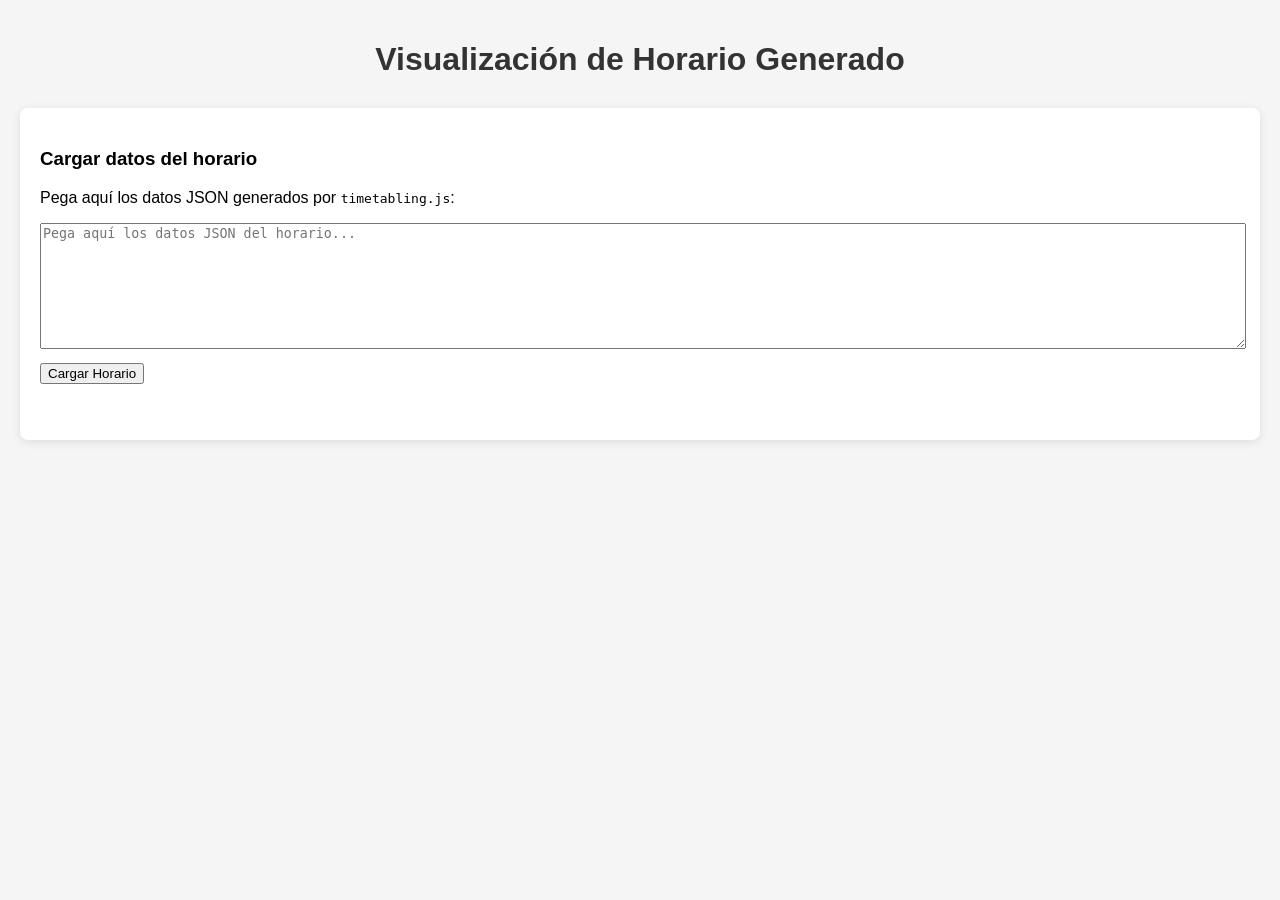
<file: visualizador.html>
<!DOCTYPE html>
<html lang="es">

<head>
    <meta charset="UTF-8">
    <meta name="viewport" content="width=device-width, initial-scale=1.0">
    <title>Visualización de Horario</title>
    <style>
        /* ... (Tu CSS existente va aquí) ... */
        body {
            font-family: Arial, sans-serif;
            margin: 0;
            padding: 20px;
            background-color: #f5f5f5;
        }

        h1 {
            text-align: center;
            color: #333;
            margin-bottom: 30px;
        }

        .timetable-container {
            max-width: 1400px;
            margin: 0 auto;
            background-color: white;
            border-radius: 8px;
            box-shadow: 0 2px 10px rgba(0, 0, 0, 0.1);
            padding: 20px;
            overflow-x: auto;
        }

        table {
            width: 100%;
            border-collapse: collapse;
            table-layout: fixed;
            /* Para que las celdas tengan ancho uniforme */
        }

        th,
        td {
            border: 1px solid #ddd;
            padding: 0;
            /* Quitar padding para que los divs llenen la celda */
            text-align: center;
            vertical-align: top;
            /* Alinear contenido arriba */
            height: 80px;
            /* Altura mínima para las celdas */
            position: relative;
            /* Para posicionar los divs si es necesario */
        }

        th {
            background-color: #f0f0f0;
            position: sticky;
            top: 0;
            z-index: 10;
            /* Asegurar que los encabezados estén encima */
        }

        .hour-cell {
            background-color: #f0f0f0;
            font-weight: bold;
            width: 80px;
            /* Ancho fijo para la columna de horas */
            position: sticky;
            left: 0;
            z-index: 5;
            /* Asegurar que la columna de horas esté encima */
        }

        .timetable-cell-content {
            padding: 5px;
            /* Padding interno para el contenido de la celda */
            height: 100%;
            overflow-y: auto;
            /* Scroll si hay muchas clases */
        }

        .class-block {
            /* Cambiado de class-cell a class-block */
            background-color: #e6f7ff;
            border-radius: 4px;
            margin-bottom: 3px;
            /* Espacio entre bloques */
            padding: 4px;
            font-size: 0.8em;
            /* Tamaño de fuente más pequeño */
            overflow: hidden;
            /* Evitar que el texto se salga */
            text-overflow: ellipsis;
            /* Puntos suspensivos si el texto es muy largo */
            border-left: 4px solid transparent;
            /* Borde por defecto */
            cursor: pointer;
            /* Indicar que se puede hacer clic */
            transition: background-color 0.2s;
        }

        .class-block:hover {
            background-color: #d9f0ff;
        }

        /* Clases para puntuación */
        .score-5 {
            border-left-color: #52c41a;
        }

        /* Verde */
        .score-4 {
            border-left-color: #1890ff;
        }

        /* Azul */
        .score-3,
        .score-2 {
            border-left-color: #faad14;
        }

        /* Naranja */
        .score-1,
        .score-0 {
            border-left-color: #f5222d;
        }

        /* Rojo */


        .computer-required {
            background-color: #f6ffed !important;
            /* Fondo distinto si requiere PC */
            border-top: 1px dashed #b7eb8f;
            /* Indicador visual sutil */
        }

        .computer-required:hover {
            background-color: #e9ffd1 !important;
        }


        .continuation {
            background-color: #f9f0ff !important;
            /* Fondo distinto para continuación */
            font-style: italic;
            color: #531dab;
            border-left-color: #d3adf7 !important;
            /* Borde morado para continuación */
        }

        .continuation:hover {
            background-color: #efdbff !important;
        }

        .filters {
            margin-bottom: 20px;
            display: flex;
            gap: 20px;
            flex-wrap: wrap;
        }

        select,
        input[type="text"] {
            /* Aplicar a text input también */
            padding: 8px;
            border-radius: 4px;
            border: 1px solid #ddd;
        }

        .legend {
            display: flex;
            gap: 20px;
            margin: 20px 0;
            flex-wrap: wrap;
        }

        .legend-item {
            display: flex;
            align-items: center;
            gap: 5px;
        }

        .legend-color {
            width: 20px;
            height: 20px;
            border-radius: 4px;
            border: 1px solid #ccc;
            /* Borde ligero para visibilidad */
        }

        /* Colores Leyenda (más precisos) */
        .perfect-color {
            background-color: #e6f7ff;
            border-left: 4px solid #52c41a;
        }

        .good-color {
            background-color: #e6f7ff;
            border-left: 4px solid #1890ff;
        }

        .medium-color {
            background-color: #e6f7ff;
            border-left: 4px solid #faad14;
        }

        .low-color {
            background-color: #e6f7ff;
            border-left: 4px solid #f5222d;
        }

        .computer-color {
            background-color: #f6ffed;
        }

        .continuation-color {
            background-color: #f9f0ff;
        }


        .metrics {
            margin: 20px 0;
            padding: 15px;
            background-color: #f9f9f9;
            border-radius: 4px;
        }

        .file-input {
            margin: 20px 0;
        }

        /* Clase para ocultar bloques filtrados */
        .hidden {
            display: none !important;
        }

        /* Tooltip */
        .tooltip {
            position: absolute;
            visibility: hidden;
            background-color: black;
            color: white;
            text-align: left;
            padding: 5px 8px;
            border-radius: 6px;
            z-index: 20;
            opacity: 0;
            transition: opacity 0.3s;
            font-size: 0.9em;
            white-space: pre-line;
            /* Para respetar saltos de línea */
        }

        .class-block:hover .tooltip {
            visibility: visible;
            opacity: 1;
        }
    </style>
</head>

<body>
    <h1>Visualización de Horario Generado</h1>

    <div class="timetable-container">
        <div class="file-input">
            <h3>Cargar datos del horario</h3>
            <p>Pega aquí los datos JSON generados por <code>timetabling.js</code>:</p>
            <textarea id="json-input" rows="8" style="width: 100%; margin-bottom: 10px;"
                placeholder="Pega aquí los datos JSON del horario..."></textarea>
            <button id="load-data">Cargar Horario</button>
        </div>

        <div id="filters-section" style="display: none;">
            <div class="filters">
                <div>
                    <label for="group-filter">Filtrar por Grupo:</label>
                    <select id="group-filter">
                        <option value="all">Todos</option>
                    </select>
                </div>
                <div>
                    <label for="professor-filter">Filtrar por Profesor:</label>
                    <select id="professor-filter">
                        <option value="all">Todos</option>
                    </select>
                </div>
                <div>
                    <label for="room-filter">Filtrar por Aula:</label>
                    <select id="room-filter">
                        <option value="all">Todas</option>
                    </select>
                </div>
                <div>
                    <label for="course-filter">Buscar Curso:</label>
                    <input type="text" id="course-filter" placeholder="Nombre del curso...">
                </div>
            </div>

            <div class="legend">
                <div class="legend-item">
                    <div class="legend-color score-5"></div><span>5 puntos</span>
                </div>
                <div class="legend-item">
                    <div class="legend-color score-4"></div><span>4 puntos</span>
                </div>
                <div class="legend-item">
                    <div class="legend-color score-3 medium-color"></div><span>2-3 puntos</span>
                </div>
                <div class="legend-item">
                    <div class="legend-color score-1 low-color"></div><span>0-1 puntos</span>
                </div>
                <div class="legend-item">
                    <div class="legend-color computer-color"></div><span>Requiere PC</span>
                </div>
                <div class="legend-item">
                    <div class="legend-color continuation-color"></div><span>Continuación</span>
                </div>
            </div>
        </div>


        <div id="timetable-display" style="overflow-x: auto;">
            <table id="timetable-table">
                <thead>
                    <tr id="timetable-header">
                    </tr>
                </thead>
                <tbody id="timetable-body">
                </tbody>
            </table>
        </div>
        <p id="error-message" style="color: red;"></p>
    </div>

    <script>
        const loadButton = document.getElementById('load-data');
        const jsonInput = document.getElementById('json-input');
        const timetableBody = document.getElementById('timetable-body');
        const timetableHeader = document.getElementById('timetable-header');
        const errorMessage = document.getElementById('error-message');
        const groupFilter = document.getElementById('group-filter');
        const professorFilter = document.getElementById('professor-filter');
        const roomFilter = document.getElementById('room-filter');
        const courseFilterInput = document.getElementById('course-filter');
        const filtersSection = document.getElementById('filters-section');

        let timetableData = null; // Para almacenar los datos cargados
        const uniqueGroups = new Set();
        const uniqueProfessors = new Set();
        const uniqueRooms = new Set();

        // Horas asumidas (podrían extraerse del JSON si fuera necesario)
        const HOURS_PER_DAY = 6; // 0 a 8
        const START_HOUR = 15; // Para mostrar la hora real

        loadButton.addEventListener('click', () => {
            const jsonText = jsonInput.value.trim();
            if (!jsonText) {
                showError("Por favor, pega los datos JSON en el área de texto.");
                return;
            }

            try {
                timetableData = JSON.parse(jsonText);
                errorMessage.textContent = ''; // Limpiar errores previos
                filtersSection.style.display = 'block'; // Mostrar filtros
                populateFiltersAndDisplayTable();

            } catch (error) {
                showError(`Error al procesar el JSON: ${error.message}. Asegúrate de que el formato sea correcto.`);
                timetableData = null;
                clearTableAndFilters();
                filtersSection.style.display = 'none'; // Ocultar filtros si hay error
            }
        });

        function showError(message) {
            errorMessage.textContent = message;
            console.error(message);
        }

        function clearTableAndFilters() {
            timetableHeader.innerHTML = '';
            timetableBody.innerHTML = '';
            groupFilter.innerHTML = '<option value="all">Todos</option>';
            professorFilter.innerHTML = '<option value="all">Todos</option>';
            roomFilter.innerHTML = '<option value="all">Todas</option>';
            courseFilterInput.value = '';
            uniqueGroups.clear();
            uniqueProfessors.clear();
            uniqueRooms.clear();
        }


        function populateFiltersAndDisplayTable() {
            clearTableAndFilters(); // Limpiar antes de poblar

            if (!timetableData) return;

            const days = Object.keys(timetableData);

            // --- Crear Cabecera de la tabla ---
            let headerHTML = '<th class="hour-cell">Hora</th>'; // Celda vacía para la esquina o para 'Hora'
            days.forEach(day => {
                headerHTML += `<th>${day}</th>`;
            });
            timetableHeader.innerHTML = headerHTML;

            // --- Crear Cuerpo de la tabla y Recolectar datos para filtros ---
            let bodyHTML = '';
            for (let hour = 0; hour < HOURS_PER_DAY; hour++) {
                const displayHour = hour + START_HOUR;
                bodyHTML += `<tr><td class="hour-cell">${displayHour}:00 - ${displayHour + 1}:00</td>`; // Celda de la hora

                days.forEach(day => {
                    bodyHTML += `<td data-day="${day}" data-hour="${hour}">`; // Añadir data-attributes
                    const slotData = timetableData[day]?.[hour] || [];
                    bodyHTML += '<div class="timetable-cell-content">'; // Contenedor interno para padding y scroll

                    slotData.forEach(item => {
                        // Recolectar datos para filtros (solo de entradas principales)
                        if (!item.continuation) {
                            uniqueProfessors.add(item.professor);
                            uniqueRooms.add(item.room);
                            // Separar grupos y añadirlos individualmente
                            item.groups.split(',').forEach(g => uniqueGroups.add(g.trim()));
                        }

                        // Crear bloque de clase
                        bodyHTML += createClassBlockHTML(item);
                    });
                    bodyHTML += '</div></td>'; // Cerrar contenedor interno y celda
                });
                bodyHTML += '</tr>';
            }
            timetableBody.innerHTML = bodyHTML;

            // --- Poblar Filtros ---
            populateSelect(groupFilter, uniqueGroups);
            populateSelect(professorFilter, uniqueProfessors);
            populateSelect(roomFilter, uniqueRooms);

            // Añadir event listeners a los filtros ahora que la tabla está creada
            addFilterListeners();
            addClassBlockListeners(); // Para tooltips
        }

        function populateSelect(selectElement, dataSet) {
            const sortedData = Array.from(dataSet).sort((a, b) => a.localeCompare(b)); // Ordenar alfabéticamente
            sortedData.forEach(item => {
                const option = document.createElement('option');
                option.value = item;
                option.textContent = item;
                selectElement.appendChild(option);
            });
        }

        function createClassBlockHTML(item) {
            let classes = ['class-block'];
            let tooltipContent = '';

            if (item.continuation) {
                classes.push('continuation');
                tooltipContent = `Continuación:\nCurso: ${item.course}\nProfesor: ${item.professor}\nAula: ${item.room}\nGrupos: ${item.groups}`;
                return `<div class="${classes.join(' ')}"
                             data-course="${item.course}"
                             data-professor="${item.professor}"
                             data-room="${item.room}"
                             data-groups="${item.groups}">
                             ${item.course} (cont.)
                             <span class="tooltip">${tooltipContent}</span>
                        </div>`;
            } else {
                // Añadir clase de puntuación
                if (item.score !== undefined) {
                    classes.push(`score-${item.score}`);
                }
                // Añadir clase si requiere computadoras
                if (item.requiresComputers) {
                    classes.push('computer-required');
                }
                tooltipContent = `Curso: ${item.course}\nProfesor: ${item.professor}\nAula: ${item.room}\nGrupos: ${item.groups}\nDuración: ${item.duration}h\nRequiere PC: ${item.requiresComputers ? 'Sí' : 'No'}\nPuntuación: ${item.score !== undefined ? item.score : 'N/A'}`;

                return `<div class="${classes.join(' ')}"
                             data-course="${item.course}"
                             data-professor="${item.professor}"
                             data-room="${item.room}"
                             data-groups="${item.groups}"
                             data-score="${item.score}"
                             data-requires-computers="${item.requiresComputers}">
                             <strong>${item.course}</strong><br>
                             <small>${item.professor} / ${item.room}</small>
                             <span class="tooltip">${tooltipContent}</span>
                        </div>`;
            }
        }

        // --- Lógica de Filtrado ---
        function addFilterListeners() {
            groupFilter.addEventListener('change', applyFilters);
            professorFilter.addEventListener('change', applyFilters);
            roomFilter.addEventListener('change', applyFilters);
            courseFilterInput.addEventListener('input', applyFilters); // 'input' para filtrar mientras se escribe
        }

        function applyFilters() {
            const selectedGroup = groupFilter.value;
            const selectedProfessor = professorFilter.value;
            const selectedRoom = roomFilter.value;
            const courseSearchText = courseFilterInput.value.toLowerCase().trim();

            const allClassBlocks = timetableBody.querySelectorAll('.class-block');

            allClassBlocks.forEach(block => {
                const groups = block.dataset.groups.split(',').map(g => g.trim());
                const professor = block.dataset.professor;
                const room = block.dataset.room;
                const course = block.dataset.course.toLowerCase();

                // Verificar condiciones de filtro
                const groupMatch = selectedGroup === 'all' || groups.includes(selectedGroup);
                const professorMatch = selectedProfessor === 'all' || professor === selectedProfessor;
                const roomMatch = selectedRoom === 'all' || room === selectedRoom;
                const courseMatch = courseSearchText === '' || course.includes(courseSearchText);

                // Mostrar u ocultar bloque
                if (groupMatch && professorMatch && roomMatch && courseMatch) {
                    block.classList.remove('hidden');
                } else {
                    block.classList.add('hidden');
                }
            });
        }

        // --- Tooltips ---
        function addClassBlockListeners() {
            const allClassBlocks = timetableBody.querySelectorAll('.class-block');
            allClassBlocks.forEach(block => {
                const tooltip = block.querySelector('.tooltip');
                if (tooltip) {
                    block.addEventListener('mousemove', (e) => {
                        // Posicionar tooltip cerca del cursor
                        tooltip.style.left = (e.clientX + 15) + 'px';
                        tooltip.style.top = (e.clientY + 15) + 'px';
                    });
                }
            });
        }


    </script>

</body>

</html>
</file>
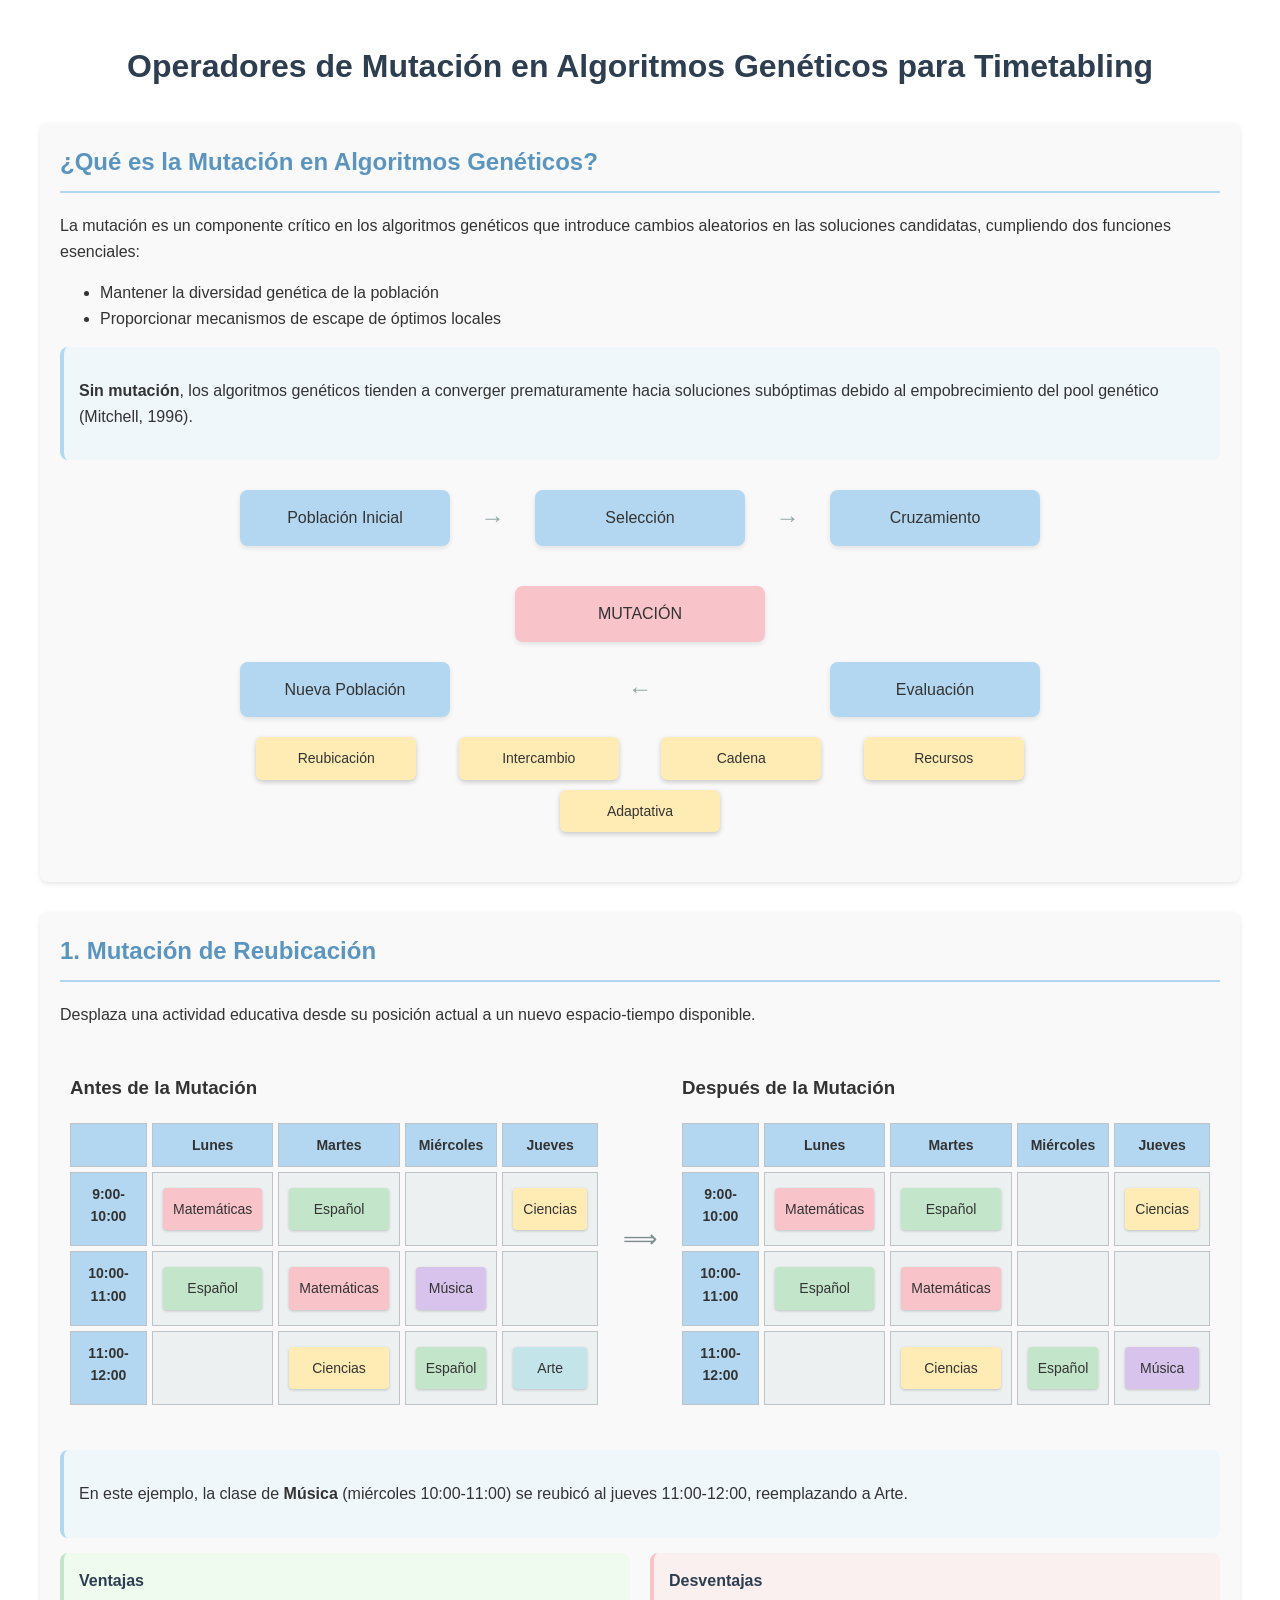
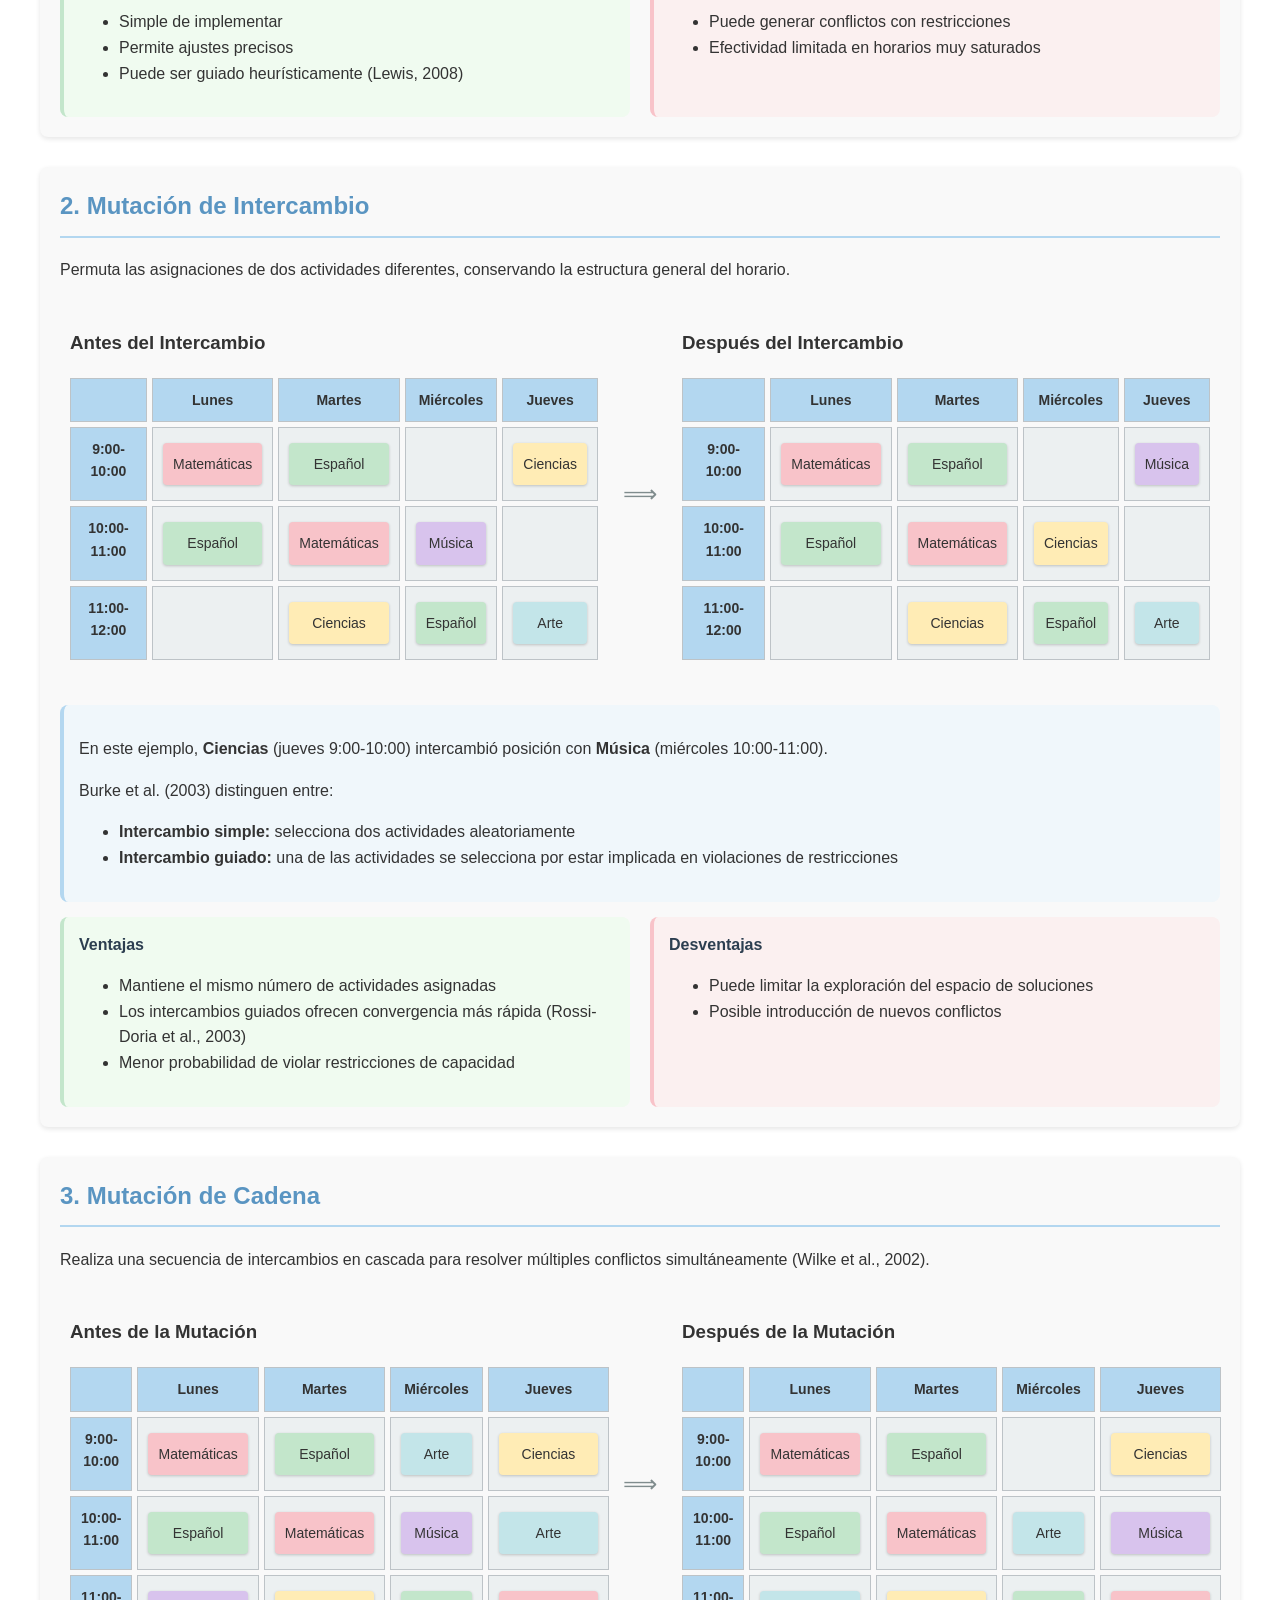
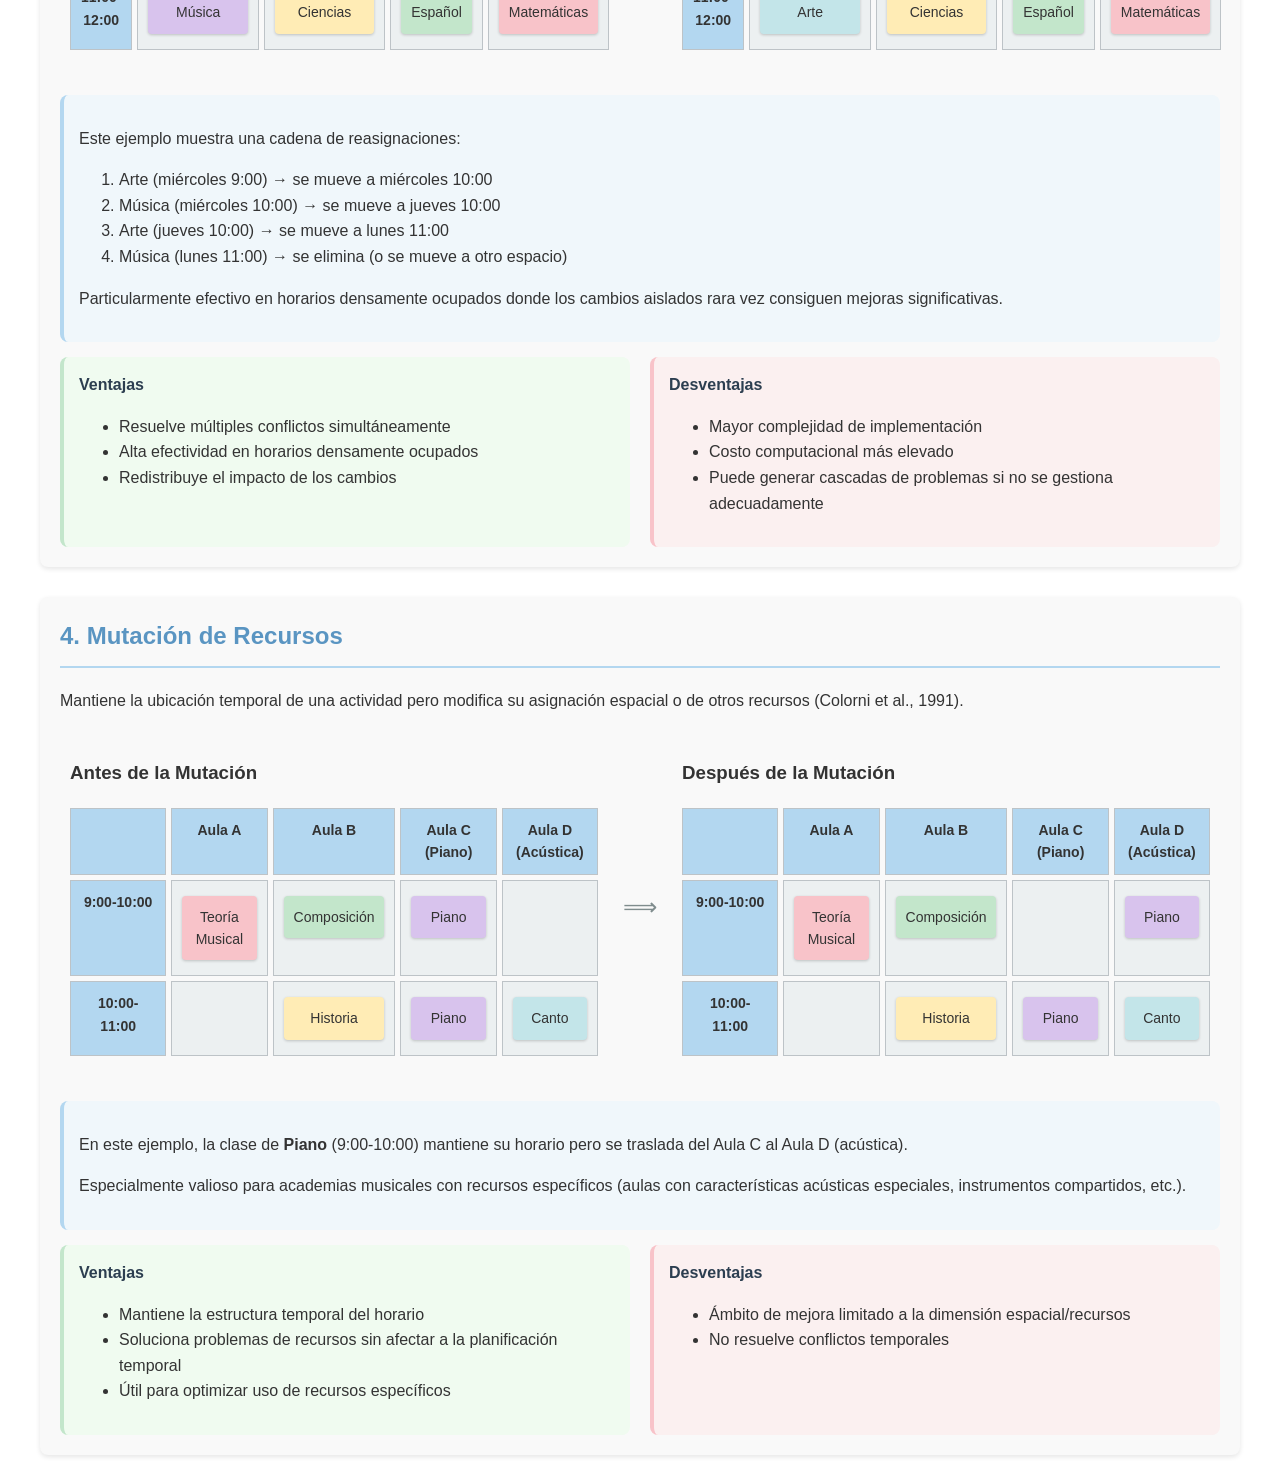
<file: anexos/Mutacion.html>
<!DOCTYPE html>
<html lang="es">

<head>
    <meta charset="UTF-8">
    <meta name="viewport" content="width=device-width, initial-scale=1.0">
    <title>Operadores de Mutación en Timetabling</title>
    <style>
        body {
            font-family: 'Segoe UI', Tahoma, Geneva, Verdana, sans-serif;
            line-height: 1.6;
            color: #333;
            max-width: 1200px;
            margin: 0 auto;
            padding: 20px;
        }

        h1 {
            color: #2c3e50;
            text-align: center;
            margin-bottom: 30px;
        }

        .container {
            display: flex;
            flex-direction: column;
            gap: 30px;
        }

        .section {
            background-color: #f9f9f9;
            border-radius: 8px;
            padding: 20px;
            box-shadow: 0 2px 5px rgba(0, 0, 0, 0.1);
        }

        .section-title {
            color: #5a95c2;
            margin-top: 0;
            border-bottom: 2px solid #b3d7f0;
            padding-bottom: 10px;
        }

        .grid-container {
            display: grid;
            grid-template-columns: repeat(5, 1fr);
            gap: 5px;
            margin: 20px 0;
        }

        .time-slot {
            background-color: #ecf0f1;
            border: 1px solid #bdc3c7;
            padding: 10px;
            text-align: center;
            font-size: 14px;
        }

        .time-header,
        .room-header {
            background-color: #b3d7f0;
            color: #333;
            font-weight: bold;
        }

        .class {
            padding: 10px;
            border-radius: 4px;
            text-align: center;
            margin: 5px 0;
            box-shadow: 0 1px 3px rgba(0, 0, 0, 0.2);
        }

        .math {
            background-color: #f8c3c9;
            color: #333;
        }

        .spanish {
            background-color: #c3e6cb;
            color: #333;
        }

        .science {
            background-color: #ffecb5;
            color: #333;
        }

        .music {
            background-color: #d8c3ed;
            color: #333;
        }

        .art {
            background-color: #c3e5e9;
            color: #333;
        }

        .arrow {
            font-size: 24px;
            margin: 0 15px;
            color: #7f8c8d;
        }

        .mutation-type {
            display: flex;
            flex-direction: column;
            margin-bottom: 30px;
        }

        .mutation-example {
            display: flex;
            align-items: center;
            justify-content: space-between;
            flex-wrap: wrap;
        }

        .timetable {
            flex: 1;
            min-width: 300px;
            margin: 10px;
        }

        .explanation {
            background-color: #f0f7fb;
            padding: 15px;
            border-radius: 8px;
            border-left: 4px solid #b3d7f0;
            margin: 15px 0;
        }

        .advantages-disadvantages {
            display: flex;
            flex-wrap: wrap;
            gap: 20px;
            margin-top: 15px;
        }

        .advantages,
        .disadvantages {
            flex: 1;
            min-width: 250px;
            padding: 15px;
            border-radius: 8px;
        }

        .advantages {
            background-color: #f0fbf0;
            border-left: 4px solid #c3e6cb;
        }

        .disadvantages {
            background-color: #fbf0f0;
            border-left: 4px solid #f8c3c9;
        }

        .small-title {
            font-weight: bold;
            margin-bottom: 10px;
            color: #2c3e50;
        }

        .chart-container {
            height: 300px;
            width: 100%;
            margin: 20px 0;
        }

        @media (max-width: 768px) {
            .mutation-example {
                flex-direction: column;
            }

            .grid-container {
                grid-template-columns: repeat(3, 1fr);
            }
        }

        .diagram-container {
            display: flex;
            justify-content: center;
            margin: 30px 0;
        }

        .process-diagram {
            display: flex;
            flex-direction: column;
            align-items: center;
            width: 100%;
            max-width: 800px;
        }

        .process-row {
            display: flex;
            justify-content: space-between;
            width: 100%;
            margin-bottom: 20px;
        }

        .process-box {
            background-color: #b3d7f0;
            color: #333;
            padding: 15px;
            border-radius: 8px;
            text-align: center;
            width: 180px;
            box-shadow: 0 2px 5px rgba(0, 0, 0, 0.1);
        }

        .process-arrow {
            display: flex;
            align-items: center;
            color: #95a5a6;
            font-size: 24px;
            padding: 0 10px;
        }

        .mutation-box {
            background-color: #f8c3c9;
            color: #333;
            padding: 15px;
            border-radius: 8px;
            text-align: center;
            width: 220px;
            box-shadow: 0 2px 5px rgba(0, 0, 0, 0.1);
            margin: 20px 0;
        }

        .mutation-types {
            display: flex;
            flex-wrap: wrap;
            justify-content: space-around;
            gap: 10px;
            width: 100%;
        }

        .mutation-type-box {
            background-color: #ffecb5;
            color: #333;
            padding: 10px;
            border-radius: 6px;
            text-align: center;
            width: 140px;
            font-size: 14px;
            box-shadow: 0 2px 5px rgba(0, 0, 0, 0.2);
        }
    </style>
</head>

<body>
    <h1>Operadores de Mutación en Algoritmos Genéticos para Timetabling</h1>

    <div class="container">
        <!-- Introducción y Descripción General -->
        <div class="section">
            <h2 class="section-title">¿Qué es la Mutación en Algoritmos Genéticos?</h2>
            <p>La mutación es un componente crítico en los algoritmos genéticos que introduce cambios aleatorios en las
                soluciones candidatas, cumpliendo dos funciones esenciales:</p>
            <ul>
                <li>Mantener la diversidad genética de la población</li>
                <li>Proporcionar mecanismos de escape de óptimos locales</li>
            </ul>

            <div class="explanation">
                <p><strong>Sin mutación</strong>, los algoritmos genéticos tienden a converger prematuramente hacia
                    soluciones subóptimas debido al empobrecimiento del pool genético (Mitchell, 1996).</p>
            </div>

            <div class="diagram-container">
                <div class="process-diagram">
                    <div class="process-row">
                        <div class="process-box">Población Inicial</div>
                        <div class="process-arrow">→</div>
                        <div class="process-box">Selección</div>
                        <div class="process-arrow">→</div>
                        <div class="process-box">Cruzamiento</div>
                    </div>

                    <div class="mutation-box">MUTACIÓN</div>

                    <div class="process-row">
                        <div class="process-box">Nueva Población</div>
                        <div class="process-arrow">←</div>
                        <div class="process-box">Evaluación</div>
                    </div>

                    <div class="mutation-types">
                        <div class="mutation-type-box">Reubicación</div>
                        <div class="mutation-type-box">Intercambio</div>
                        <div class="mutation-type-box">Cadena</div>
                        <div class="mutation-type-box">Recursos</div>
                        <div class="mutation-type-box">Adaptativa</div>
                    </div>
                </div>
            </div>
        </div>

        <!-- Mutación de Reubicación -->
        <div class="section">
            <h2 class="section-title">1. Mutación de Reubicación</h2>
            <p>Desplaza una actividad educativa desde su posición actual a un nuevo espacio-tiempo disponible.</p>

            <div class="mutation-example">
                <div class="timetable">
                    <h3>Antes de la Mutación</h3>
                    <div class="grid-container">
                        <div class="time-slot time-header"></div>
                        <div class="time-slot time-header">Lunes</div>
                        <div class="time-slot time-header">Martes</div>
                        <div class="time-slot time-header">Miércoles</div>
                        <div class="time-slot time-header">Jueves</div>

                        <div class="time-slot room-header">9:00-10:00</div>
                        <div class="time-slot">
                            <div class="class math">Matemáticas</div>
                        </div>
                        <div class="time-slot">
                            <div class="class spanish">Español</div>
                        </div>
                        <div class="time-slot"></div>
                        <div class="time-slot">
                            <div class="class science">Ciencias</div>
                        </div>

                        <div class="time-slot room-header">10:00-11:00</div>
                        <div class="time-slot">
                            <div class="class spanish">Español</div>
                        </div>
                        <div class="time-slot">
                            <div class="class math">Matemáticas</div>
                        </div>
                        <div class="time-slot">
                            <div class="class music">Música</div>
                        </div>
                        <div class="time-slot"></div>

                        <div class="time-slot room-header">11:00-12:00</div>
                        <div class="time-slot"></div>
                        <div class="time-slot">
                            <div class="class science">Ciencias</div>
                        </div>
                        <div class="time-slot">
                            <div class="class spanish">Español</div>
                        </div>
                        <div class="time-slot">
                            <div class="class art">Arte</div>
                        </div>
                    </div>
                </div>

                <div class="arrow">⟹</div>

                <div class="timetable">
                    <h3>Después de la Mutación</h3>
                    <div class="grid-container">
                        <div class="time-slot time-header"></div>
                        <div class="time-slot time-header">Lunes</div>
                        <div class="time-slot time-header">Martes</div>
                        <div class="time-slot time-header">Miércoles</div>
                        <div class="time-slot time-header">Jueves</div>

                        <div class="time-slot room-header">9:00-10:00</div>
                        <div class="time-slot">
                            <div class="class math">Matemáticas</div>
                        </div>
                        <div class="time-slot">
                            <div class="class spanish">Español</div>
                        </div>
                        <div class="time-slot"></div>
                        <div class="time-slot">
                            <div class="class science">Ciencias</div>
                        </div>

                        <div class="time-slot room-header">10:00-11:00</div>
                        <div class="time-slot">
                            <div class="class spanish">Español</div>
                        </div>
                        <div class="time-slot">
                            <div class="class math">Matemáticas</div>
                        </div>
                        <div class="time-slot"></div>
                        <div class="time-slot"></div>

                        <div class="time-slot room-header">11:00-12:00</div>
                        <div class="time-slot"></div>
                        <div class="time-slot">
                            <div class="class science">Ciencias</div>
                        </div>
                        <div class="time-slot">
                            <div class="class spanish">Español</div>
                        </div>
                        <div class="time-slot">
                            <div class="class music">Música</div>
                        </div>
                    </div>
                </div>
            </div>

            <div class="explanation">
                <p>En este ejemplo, la clase de <strong>Música</strong> (miércoles 10:00-11:00) se reubicó al jueves
                    11:00-12:00, reemplazando a Arte.</p>
            </div>

            <div class="advantages-disadvantages">
                <div class="advantages">
                    <div class="small-title">Ventajas</div>
                    <ul>
                        <li>Simple de implementar</li>
                        <li>Permite ajustes precisos</li>
                        <li>Puede ser guiado heurísticamente (Lewis, 2008)</li>
                    </ul>
                </div>

                <div class="disadvantages">
                    <div class="small-title">Desventajas</div>
                    <ul>
                        <li>Puede generar conflictos con restricciones</li>
                        <li>Efectividad limitada en horarios muy saturados</li>
                    </ul>
                </div>
            </div>
        </div>

        <!-- Mutación de Intercambio -->
        <div class="section">
            <h2 class="section-title">2. Mutación de Intercambio</h2>
            <p>Permuta las asignaciones de dos actividades diferentes, conservando la estructura general del horario.
            </p>

            <div class="mutation-example">
                <div class="timetable">
                    <h3>Antes del Intercambio</h3>
                    <div class="grid-container">
                        <div class="time-slot time-header"></div>
                        <div class="time-slot time-header">Lunes</div>
                        <div class="time-slot time-header">Martes</div>
                        <div class="time-slot time-header">Miércoles</div>
                        <div class="time-slot time-header">Jueves</div>

                        <div class="time-slot room-header">9:00-10:00</div>
                        <div class="time-slot">
                            <div class="class math">Matemáticas</div>
                        </div>
                        <div class="time-slot">
                            <div class="class spanish">Español</div>
                        </div>
                        <div class="time-slot"></div>
                        <div class="time-slot">
                            <div class="class science">Ciencias</div>
                        </div>

                        <div class="time-slot room-header">10:00-11:00</div>
                        <div class="time-slot">
                            <div class="class spanish">Español</div>
                        </div>
                        <div class="time-slot">
                            <div class="class math">Matemáticas</div>
                        </div>
                        <div class="time-slot">
                            <div class="class music">Música</div>
                        </div>
                        <div class="time-slot"></div>

                        <div class="time-slot room-header">11:00-12:00</div>
                        <div class="time-slot"></div>
                        <div class="time-slot">
                            <div class="class science">Ciencias</div>
                        </div>
                        <div class="time-slot">
                            <div class="class spanish">Español</div>
                        </div>
                        <div class="time-slot">
                            <div class="class art">Arte</div>
                        </div>
                    </div>
                </div>

                <div class="arrow">⟹</div>

                <div class="timetable">
                    <h3>Después del Intercambio</h3>
                    <div class="grid-container">
                        <div class="time-slot time-header"></div>
                        <div class="time-slot time-header">Lunes</div>
                        <div class="time-slot time-header">Martes</div>
                        <div class="time-slot time-header">Miércoles</div>
                        <div class="time-slot time-header">Jueves</div>

                        <div class="time-slot room-header">9:00-10:00</div>
                        <div class="time-slot">
                            <div class="class math">Matemáticas</div>
                        </div>
                        <div class="time-slot">
                            <div class="class spanish">Español</div>
                        </div>
                        <div class="time-slot"></div>
                        <div class="time-slot">
                            <div class="class music">Música</div>
                        </div>

                        <div class="time-slot room-header">10:00-11:00</div>
                        <div class="time-slot">
                            <div class="class spanish">Español</div>
                        </div>
                        <div class="time-slot">
                            <div class="class math">Matemáticas</div>
                        </div>
                        <div class="time-slot">
                            <div class="class science">Ciencias</div>
                        </div>
                        <div class="time-slot"></div>

                        <div class="time-slot room-header">11:00-12:00</div>
                        <div class="time-slot"></div>
                        <div class="time-slot">
                            <div class="class science">Ciencias</div>
                        </div>
                        <div class="time-slot">
                            <div class="class spanish">Español</div>
                        </div>
                        <div class="time-slot">
                            <div class="class art">Arte</div>
                        </div>
                    </div>
                </div>
            </div>

            <div class="explanation">
                <p>En este ejemplo, <strong>Ciencias</strong> (jueves 9:00-10:00) intercambió posición con
                    <strong>Música</strong> (miércoles 10:00-11:00).
                </p>
                <p>Burke et al. (2003) distinguen entre:</p>
                <ul>
                    <li><strong>Intercambio simple:</strong> selecciona dos actividades aleatoriamente</li>
                    <li><strong>Intercambio guiado:</strong> una de las actividades se selecciona por estar implicada en
                        violaciones de restricciones</li>
                </ul>
            </div>

            <div class="advantages-disadvantages">
                <div class="advantages">
                    <div class="small-title">Ventajas</div>
                    <ul>
                        <li>Mantiene el mismo número de actividades asignadas</li>
                        <li>Los intercambios guiados ofrecen convergencia más rápida (Rossi-Doria et al., 2003)</li>
                        <li>Menor probabilidad de violar restricciones de capacidad</li>
                    </ul>
                </div>

                <div class="disadvantages">
                    <div class="small-title">Desventajas</div>
                    <ul>
                        <li>Puede limitar la exploración del espacio de soluciones</li>
                        <li>Posible introducción de nuevos conflictos</li>
                    </ul>
                </div>
            </div>
        </div>

        <!-- Mutación de Cadena -->
        <div class="section">
            <h2 class="section-title">3. Mutación de Cadena</h2>
            <p>Realiza una secuencia de intercambios en cascada para resolver múltiples conflictos simultáneamente
                (Wilke et al., 2002).</p>

            <div class="mutation-example">
                <div class="timetable">
                    <h3>Antes de la Mutación</h3>
                    <div class="grid-container">
                        <div class="time-slot time-header"></div>
                        <div class="time-slot time-header">Lunes</div>
                        <div class="time-slot time-header">Martes</div>
                        <div class="time-slot time-header">Miércoles</div>
                        <div class="time-slot time-header">Jueves</div>

                        <div class="time-slot room-header">9:00-10:00</div>
                        <div class="time-slot">
                            <div class="class math">Matemáticas</div>
                        </div>
                        <div class="time-slot">
                            <div class="class spanish">Español</div>
                        </div>
                        <div class="time-slot">
                            <div class="class art">Arte</div>
                        </div>
                        <div class="time-slot">
                            <div class="class science">Ciencias</div>
                        </div>

                        <div class="time-slot room-header">10:00-11:00</div>
                        <div class="time-slot">
                            <div class="class spanish">Español</div>
                        </div>
                        <div class="time-slot">
                            <div class="class math">Matemáticas</div>
                        </div>
                        <div class="time-slot">
                            <div class="class music">Música</div>
                        </div>
                        <div class="time-slot">
                            <div class="class art">Arte</div>
                        </div>

                        <div class="time-slot room-header">11:00-12:00</div>
                        <div class="time-slot">
                            <div class="class music">Música</div>
                        </div>
                        <div class="time-slot">
                            <div class="class science">Ciencias</div>
                        </div>
                        <div class="time-slot">
                            <div class="class spanish">Español</div>
                        </div>
                        <div class="time-slot">
                            <div class="class math">Matemáticas</div>
                        </div>
                    </div>
                </div>

                <div class="arrow">⟹</div>

                <div class="timetable">
                    <h3>Después de la Mutación</h3>
                    <div class="grid-container">
                        <div class="time-slot time-header"></div>
                        <div class="time-slot time-header">Lunes</div>
                        <div class="time-slot time-header">Martes</div>
                        <div class="time-slot time-header">Miércoles</div>
                        <div class="time-slot time-header">Jueves</div>

                        <div class="time-slot room-header">9:00-10:00</div>
                        <div class="time-slot">
                            <div class="class math">Matemáticas</div>
                        </div>
                        <div class="time-slot">
                            <div class="class spanish">Español</div>
                        </div>
                        <div class="time-slot"></div>
                        <div class="time-slot">
                            <div class="class science">Ciencias</div>
                        </div>

                        <div class="time-slot room-header">10:00-11:00</div>
                        <div class="time-slot">
                            <div class="class spanish">Español</div>
                        </div>
                        <div class="time-slot">
                            <div class="class math">Matemáticas</div>
                        </div>
                        <div class="time-slot">
                            <div class="class art">Arte</div>
                        </div>
                        <div class="time-slot">
                            <div class="class music">Música</div>
                        </div>

                        <div class="time-slot room-header">11:00-12:00</div>
                        <div class="time-slot">
                            <div class="class art">Arte</div>
                        </div>
                        <div class="time-slot">
                            <div class="class science">Ciencias</div>
                        </div>
                        <div class="time-slot">
                            <div class="class spanish">Español</div>
                        </div>
                        <div class="time-slot">
                            <div class="class math">Matemáticas</div>
                        </div>
                    </div>
                </div>
            </div>

            <div class="explanation">
                <p>Este ejemplo muestra una cadena de reasignaciones:</p>
                <ol>
                    <li>Arte (miércoles 9:00) → se mueve a miércoles 10:00</li>
                    <li>Música (miércoles 10:00) → se mueve a jueves 10:00</li>
                    <li>Arte (jueves 10:00) → se mueve a lunes 11:00</li>
                    <li>Música (lunes 11:00) → se elimina (o se mueve a otro espacio)</li>
                </ol>
                <p>Particularmente efectivo en horarios densamente ocupados donde los cambios aislados rara vez
                    consiguen mejoras significativas.</p>
            </div>

            <div class="advantages-disadvantages">
                <div class="advantages">
                    <div class="small-title">Ventajas</div>
                    <ul>
                        <li>Resuelve múltiples conflictos simultáneamente</li>
                        <li>Alta efectividad en horarios densamente ocupados</li>
                        <li>Redistribuye el impacto de los cambios</li>
                    </ul>
                </div>

                <div class="disadvantages">
                    <div class="small-title">Desventajas</div>
                    <ul>
                        <li>Mayor complejidad de implementación</li>
                        <li>Costo computacional más elevado</li>
                        <li>Puede generar cascadas de problemas si no se gestiona adecuadamente</li>
                    </ul>
                </div>
            </div>
        </div>

        <!-- Mutación de Recursos -->
        <div class="section">
            <h2 class="section-title">4. Mutación de Recursos</h2>
            <p>Mantiene la ubicación temporal de una actividad pero modifica su asignación espacial o de otros recursos
                (Colorni et al., 1991).</p>

            <div class="mutation-example">
                <div class="timetable">
                    <h3>Antes de la Mutación</h3>
                    <div class="grid-container">
                        <div class="time-slot time-header"></div>
                        <div class="time-slot time-header">Aula A</div>
                        <div class="time-slot time-header">Aula B</div>
                        <div class="time-slot time-header">Aula C (Piano)</div>
                        <div class="time-slot time-header">Aula D (Acústica)</div>

                        <div class="time-slot room-header">9:00-10:00</div>
                        <div class="time-slot">
                            <div class="class math">Teoría Musical</div>
                        </div>
                        <div class="time-slot">
                            <div class="class spanish">Composición</div>
                        </div>
                        <div class="time-slot">
                            <div class="class music">Piano</div>
                        </div>
                        <div class="time-slot"></div>

                        <div class="time-slot room-header">10:00-11:00</div>
                        <div class="time-slot"></div>
                        <div class="time-slot">
                            <div class="class science">Historia</div>
                        </div>
                        <div class="time-slot">
                            <div class="class music">Piano</div>
                        </div>
                        <div class="time-slot">
                            <div class="class art">Canto</div>
                        </div>
                    </div>
                </div>

                <div class="arrow">⟹</div>

                <div class="timetable">
                    <h3>Después de la Mutación</h3>
                    <div class="grid-container">
                        <div class="time-slot time-header"></div>
                        <div class="time-slot time-header">Aula A</div>
                        <div class="time-slot time-header">Aula B</div>
                        <div class="time-slot time-header">Aula C (Piano)</div>
                        <div class="time-slot time-header">Aula D (Acústica)</div>

                        <div class="time-slot room-header">9:00-10:00</div>
                        <div class="time-slot">
                            <div class="class math">Teoría Musical</div>
                        </div>
                        <div class="time-slot">
                            <div class="class spanish">Composición</div>
                        </div>
                        <div class="time-slot"></div>
                        <div class="time-slot">
                            <div class="class music">Piano</div>
                        </div>

                        <div class="time-slot room-header">10:00-11:00</div>
                        <div class="time-slot"></div>
                        <div class="time-slot">
                            <div class="class science">Historia</div>
                        </div>
                        <div class="time-slot">
                            <div class="class music">Piano</div>
                        </div>
                        <div class="time-slot">
                            <div class="class art">Canto</div>
                        </div>
                    </div>
                </div>
            </div>

            <div class="explanation">
                <p>En este ejemplo, la clase de <strong>Piano</strong> (9:00-10:00) mantiene su horario pero se traslada
                    del Aula C al Aula D (acústica).</p>
                <p>Especialmente valioso para academias musicales con recursos específicos (aulas con características
                    acústicas especiales, instrumentos compartidos, etc.).</p>
            </div>

            <div class="advantages-disadvantages">
                <div class="advantages">
                    <div class="small-title">Ventajas</div>
                    <ul>
                        <li>Mantiene la estructura temporal del horario</li>
                        <li>Soluciona problemas de recursos sin afectar a la planificación temporal</li>
                        <li>Útil para optimizar uso de recursos específicos</li>
                    </ul>
                </div>

                <div class="disadvantages">
                    <div class="small-title">Desventajas</div>
                    <ul>
                        <li>Ámbito de mejora limitado a la dimensión espacial/recursos</li>
                        <li>No resuelve conflictos temporales</li>
</file>
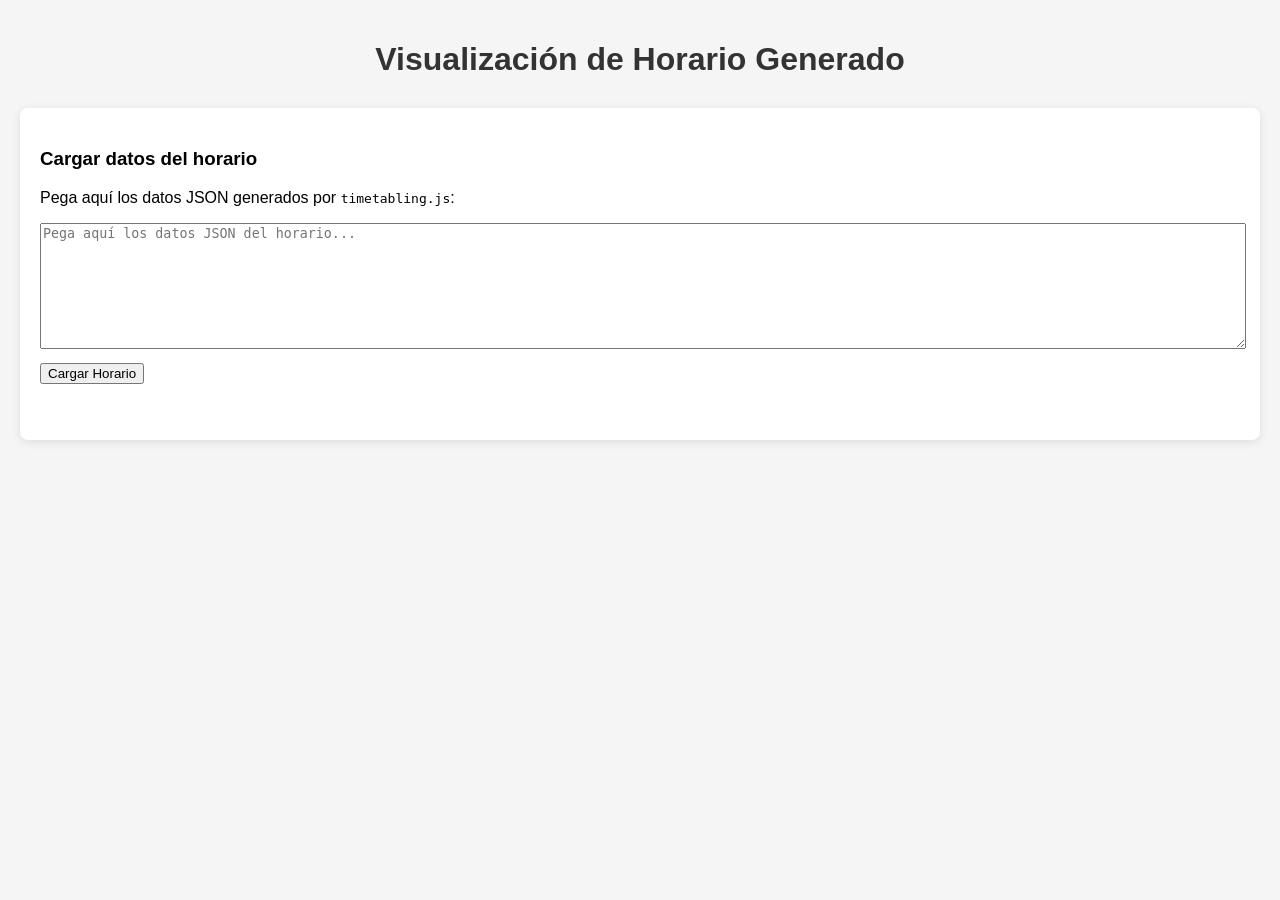
<file: ui/resultado_horario/horario.html>
<!DOCTYPE html>
<html lang="es">

<head>
    <meta charset="UTF-8">
    <meta name="viewport" content="width=device-width, initial-scale=1.0">
    <title>Visualización de Horario</title>
    <style>
        body {
            font-family: Arial, sans-serif;
            margin: 0;
            padding: 20px;
            background-color: #f5f5f5;
        }

        h1 {
            text-align: center;
            color: #333;
            margin-bottom: 30px;
        }

        .timetable-container {
            max-width: 1400px;
            margin: 0 auto;
            background-color: white;
            border-radius: 8px;
            box-shadow: 0 2px 10px rgba(0, 0, 0, 0.1);
            padding: 20px;
            overflow-x: auto;
        }

        table {
            width: 100%;
            border-collapse: collapse;
            table-layout: fixed;
        }

        th,
        td {
            border: 1px solid #ddd;
            padding: 0;
            text-align: center;
            vertical-align: top;
            height: 80px;
            position: relative;
        }

        th {
            background-color: #f0f0f0;
            position: sticky;
            top: 0;
            z-index: 10;
        }

        .hour-cell {
            background-color: #f0f0f0;
            font-weight: bold;
            width: 80px;
            position: sticky;
            left: 0;
            z-index: 5;
        }

        .timetable-cell-content {
            padding: 5px;
            height: 100%;
            overflow-y: auto;
        }

        .class-block {
            background-color: #e6f7ff;
            border-radius: 4px;
            margin-bottom: 3px;
            padding: 4px;
            font-size: 0.8em;
            overflow: hidden;
            text-overflow: ellipsis;
            border-left: 4px solid transparent;
            cursor: pointer;
            transition: background-color 0.2s;
            position: relative;
        }

        .class-block:hover {
            background-color: #d9f0ff;
        }

        /* Clases para puntuación */
        .score-5 {
            border-left-color: #52c41a;
        }

        .score-4 {
            border-left-color: #1890ff;
        }

        .score-3,
        .score-2 {
            border-left-color: #faad14;
        }

        .score-1 {
            border-left-color: #ff7875;
        }

        .score-0 {
            border-left-color: #f5222d;
            background-color: #fff2f0 !important;
        }

        .computer-required {
            background-color: #f6ffed !important;
            border-top: 1px dashed #b7eb8f;
        }

        .computer-required:hover {
            background-color: #e9ffd1 !important;
        }

        .continuation {
            background-color: #f9f0ff !important;
            font-style: italic;
            color: #531dab;
            border-left-color: #d3adf7 !important;
        }

        .continuation:hover {
            background-color: #efdbff !important;
        }

        /* Indicador de violaciones */
        .violations-indicator {
            position: absolute;
            top: 2px;
            right: 2px;
            background-color: #ff4d4f;
            color: white;
            font-size: 0.7em;
            padding: 1px 3px;
            border-radius: 3px;
            font-weight: bold;
        }

        .filters {
            margin-bottom: 20px;
            display: flex;
            gap: 20px;
            flex-wrap: wrap;
        }

        select,
        input[type="text"] {
            padding: 8px;
            border-radius: 4px;
            border: 1px solid #ddd;
        }

        .legend {
            display: flex;
            gap: 20px;
            margin: 20px 0;
            flex-wrap: wrap;
        }

        .legend-item {
            display: flex;
            align-items: center;
            gap: 5px;
        }

        .legend-color {
            width: 20px;
            height: 20px;
            border-radius: 4px;
            border: 1px solid #ccc;
        }

        .perfect-color {
            background-color: #e6f7ff;
            border-left: 4px solid #52c41a;
        }

        .good-color {
            background-color: #e6f7ff;
            border-left: 4px solid #1890ff;
        }

        .medium-color {
            background-color: #e6f7ff;
            border-left: 4px solid #faad14;
        }

        .low-color {
            background-color: #e6f7ff;
            border-left: 4px solid #ff7875;
        }

        .violation-color {
            background-color: #fff2f0;
            border-left: 4px solid #f5222d;
        }

        .computer-color {
            background-color: #f6ffed;
        }

        .continuation-color {
            background-color: #f9f0ff;
        }

        .metrics {
            margin: 20px 0;
            padding: 15px;
            background-color: #f9f9f9;
            border-radius: 4px;
        }

        .file-input {
            margin: 20px 0;
        }

        .hidden {
            display: none !important;
        }

        .tooltip {
            position: absolute;
            visibility: hidden;
            background-color: #333;
            color: white;
            text-align: left;
            padding: 8px 12px;
            border-radius: 6px;
            z-index: 20;
            opacity: 0;
            transition: opacity 0.3s;
            font-size: 0.85em;
            white-space: pre-line;
            max-width: 300px;
            word-wrap: break-word;
            box-shadow: 0 2px 8px rgba(0, 0, 0, 0.3);
        }

        .class-block:hover .tooltip {
            visibility: visible;
            opacity: 1;
        }

        /* Estilos para las violaciones específicas */
        .violation-list {
            margin-top: 5px;
            font-size: 0.75em;
            color: #ff4d4f;
            font-weight: bold;
        }

        .violation-item {
            display: block;
            margin: 1px 0;
        }

        /* Toggle para mostrar/ocultar violaciones */
        .show-violations-toggle {
            margin: 10px 0;
        }

        .show-violations-toggle input {
            margin-right: 5px;
        }

        /* Filtro específico para violaciones */
        .violation-filter {
            margin-top: 10px;
        }
    </style>
</head>

<body>
    <h1>Visualización de Horario Generado</h1>

    <div class="timetable-container">
        <div class="file-input">
            <h3>Cargar datos del horario</h3>
            <p>Pega aquí los datos JSON generados por <code>timetabling.js</code>:</p>
            <textarea id="json-input" rows="8" style="width: 100%; margin-bottom: 10px;"
                placeholder="Pega aquí los datos JSON del horario..."></textarea>
            <button id="load-data">Cargar Horario</button>
        </div>

        <div id="filters-section" style="display: none;">
            <div class="filters">
                <div>
                    <label for="group-filter">Filtrar por Grupo:</label>
                    <select id="group-filter">
                        <option value="all">Todos</option>
                    </select>
                </div>
                <div>
                    <label for="professor-filter">Filtrar por Profesor:</label>
                    <select id="professor-filter">
                        <option value="all">Todos</option>
                    </select>
                </div>
                <div>
                    <label for="room-filter">Filtrar por Aula:</label>
                    <select id="room-filter">
                        <option value="all">Todas</option>
                    </select>
                </div>
                <div>
                    <label for="course-filter">Buscar Curso:</label>
                    <input type="text" id="course-filter" placeholder="Nombre del curso...">
                </div>
            </div>

            <div class="violation-filter">
                <label for="violation-filter-select">Filtrar por Violaciones:</label>
                <select id="violation-filter-select">
                    <option value="all">Todas las clases</option>
                    <option value="violations-only">Solo con violaciones</option>
                    <option value="no-violations">Sin violaciones</option>
                </select>
            </div>

            <div class="show-violations-toggle">
                <label>
                    <input type="checkbox" id="show-violations-checkbox" checked>
                    Mostrar detalles de violaciones en las clases
                </label>
            </div>

            <div class="legend">
                <div class="legend-item">
                    <div class="legend-color perfect-color"></div><span>5 puntos (Perfecto)</span>
                </div>
                <div class="legend-item">
                    <div class="legend-color good-color"></div><span>4 puntos (Bueno)</span>
                </div>
                <div class="legend-item">
                    <div class="legend-color medium-color"></div><span>2-3 puntos (Regular)</span>
                </div>
                <div class="legend-item">
                    <div class="legend-color low-color"></div><span>1 punto (Malo)</span>
                </div>
                <div class="legend-item">
                    <div class="legend-color violation-color"></div><span>0 puntos (Con Violaciones)</span>
                </div>
                <div class="legend-item">
                    <div class="legend-color computer-color"></div><span>Requiere PC</span>
                </div>
                <div class="legend-item">
                    <div class="legend-color continuation-color"></div><span>Continuación</span>
                </div>
            </div>
        </div>

        <div id="timetable-display" style="overflow-x: auto;">
            <table id="timetable-table">
                <thead>
                    <tr id="timetable-header">
                    </tr>
                </thead>
                <tbody id="timetable-body">
                </tbody>
            </table>
        </div>
        <p id="error-message" style="color: red;"></p>
    </div>

    <script>
        const loadButton = document.getElementById('load-data');
        const jsonInput = document.getElementById('json-input');
        const timetableBody = document.getElementById('timetable-body');
        const timetableHeader = document.getElementById('timetable-header');
        const errorMessage = document.getElementById('error-message');
        const groupFilter = document.getElementById('group-filter');
        const professorFilter = document.getElementById('professor-filter');
        const roomFilter = document.getElementById('room-filter');
        const courseFilterInput = document.getElementById('course-filter');
        const violationFilter = document.getElementById('violation-filter-select');
        const showViolationsCheckbox = document.getElementById('show-violations-checkbox');
        const filtersSection = document.getElementById('filters-section');

        let timetableData = null;
        const uniqueGroups = new Set();
        const uniqueProfessors = new Set();
        const uniqueRooms = new Set();

        const HOURS_PER_DAY = 6;
        const START_HOUR = 15;

        // Mapeo de códigos de violación a descripciones legibles
        const violationDescriptions = {
            'CONFLICTO_AULA': 'Conflicto de aula',
            'FALTA_COMPUTADORAS': 'Falta computadoras',
            'CAPACIDAD_INSUFICIENTE': 'Capacidad insuficiente',
            'CONFLICTO_PROFESOR': 'Conflicto de profesor',
            'CONFLICTO_GRUPOS': 'Conflicto de grupos',
            'AULA_INCORRECTA': 'Aula incorrecta',
            'SLOTS_NO_CONSECUTIVOS': 'Slots no consecutivos',
            'SLOTS_SECUNDARIOS_FALTANTES': 'Slots secundarios faltantes',
            'HORARIO_RESTRINGIDO_VIOLADO': 'Horario restringido violado'
        };

        loadButton.addEventListener('click', () => {
            const jsonText = jsonInput.value.trim();
            if (!jsonText) {
                showError("Por favor, pega los datos JSON en el área de texto.");
                return;
            }

            try {
                timetableData = JSON.parse(jsonText);
                errorMessage.textContent = '';
                filtersSection.style.display = 'block';
                populateFiltersAndDisplayTable();
            } catch (error) {
                showError(`Error al procesar el JSON: ${error.message}. Asegúrate de que el formato sea correcto.`);
                timetableData = null;
                clearTableAndFilters();
                filtersSection.style.display = 'none';
            }
        });

        function showError(message) {
            errorMessage.textContent = message;
            console.error(message);
        }

        function clearTableAndFilters() {
            timetableHeader.innerHTML = '';
            timetableBody.innerHTML = '';
            groupFilter.innerHTML = '<option value="all">Todos</option>';
            professorFilter.innerHTML = '<option value="all">Todos</option>';
            roomFilter.innerHTML = '<option value="all">Todas</option>';
            courseFilterInput.value = '';
            uniqueGroups.clear();
            uniqueProfessors.clear();
            uniqueRooms.clear();
        }

        function populateFiltersAndDisplayTable() {
            clearTableAndFilters();

            if (!timetableData) return;

            const days = Object.keys(timetableData);

            // Crear cabecera
            let headerHTML = '<th class="hour-cell">Hora</th>';
            days.forEach(day => {
                headerHTML += `<th>${day}</th>`;
            });
            timetableHeader.innerHTML = headerHTML;

            // Crear cuerpo de la tabla
            let bodyHTML = '';
            for (let hour = 0; hour < HOURS_PER_DAY; hour++) {
                const displayHour = hour + START_HOUR;
                bodyHTML += `<tr><td class="hour-cell">${displayHour}:00 - ${displayHour + 1}:00</td>`;

                days.forEach(day => {
                    bodyHTML += `<td data-day="${day}" data-hour="${hour}">`;
                    const slotData = timetableData[day]?.[hour] || [];
                    bodyHTML += '<div class="timetable-cell-content">';

                    slotData.forEach(item => {
                        if (!item.continuation) {
                            uniqueProfessors.add(item.professor);
                            uniqueRooms.add(item.room);
                            item.groups.split(',').forEach(g => uniqueGroups.add(g.trim()));
                        }

                        bodyHTML += createClassBlockHTML(item);
                    });
                    bodyHTML += '</div></td>';
                });
                bodyHTML += '</tr>';
            }
            timetableBody.innerHTML = bodyHTML;

            populateSelect(groupFilter, uniqueGroups);
            populateSelect(professorFilter, uniqueProfessors);
            populateSelect(roomFilter, uniqueRooms);

            addFilterListeners();
            addClassBlockListeners();
        }

        function populateSelect(selectElement, dataSet) {
            const sortedData = Array.from(dataSet).sort((a, b) => a.localeCompare(b));
            sortedData.forEach(item => {
                const option = document.createElement('option');
                option.value = item;
                option.textContent = item;
                selectElement.appendChild(option);
            });
        }

        function createClassBlockHTML(item) {
            let classes = ['class-block'];
            let tooltipContent = '';
            let violationsHTML = '';

            if (item.continuation) {
                classes.push('continuation');
                tooltipContent = `Continuación:\nCurso: ${item.course}\nProfesor: ${item.professor}\nAula: ${item.room}\nGrupos: ${item.groups}`;
                return `<div class="${classes.join(' ')}"
                             data-course="${item.course}"
                             data-professor="${item.professor}"
                             data-room="${item.room}"
                             data-groups="${item.groups}">
                             ${item.course} (cont.)
                             <span class="tooltip">${tooltipContent}</span>
                        </div>`;
            } else {
                // Añadir clase de puntuación
                if (item.score !== undefined) {
                    classes.push(`score-${Math.min(item.score, 5)}`);
                }

                if (item.requiresComputers) {
                    classes.push('computer-required');
                }

                // Crear contenido del tooltip con violaciones
                tooltipContent = `Curso: ${item.course}\nProfesor: ${item.professor}\nAula: ${item.room}\nGrupos: ${item.groups}\nDuración: ${item.duration}h\nRequiere PC: ${item.requiresComputers ? 'Sí' : 'No'}\nPuntuación: ${item.score !== undefined ? item.score : 'N/A'}`;

                // Añadir información de violaciones al tooltip
                if (item.violatedConstraints && item.violatedConstraints.length > 0) {
                    tooltipContent += '\n\n🚫 VIOLACIONES:';
                    item.violatedConstraints.forEach(violation => {
                        const description = violationDescriptions[violation] || violation;
                        tooltipContent += `\n• ${description}`;
                    });
                }

                // Añadir estado de restricciones al tooltip
                if (item.constraintStatus) {
                    tooltipContent += '\n\n📋 ESTADO DE RESTRICCIONES:';
                    Object.entries(item.constraintStatus).forEach(([key, value]) => {
                        const status = value ? '✅' : '❌';
                        const keyDescription = {
                            'aulaDisponible': 'Aula disponible',
                            'computadorasOK': 'Computadoras OK',
                            'capacidadSuficiente': 'Capacidad suficiente',
                            'profesorDisponible': 'Profesor disponible',
                            'gruposDisponibles': 'Grupos disponibles',
                            'aulaCorrecta': 'Aula correcta',
                            'slotsConsecutivosOK': 'Slots consecutivos OK',
                            'horarioPermitido': 'Horario permitido'
                        }[key] || key;
                        tooltipContent += `\n${status} ${keyDescription}`;
                    });
                }

                // Crear indicador visual de violaciones
                let violationIndicator = '';
                if (item.violatedConstraints && item.violatedConstraints.length > 0) {
                    violationIndicator = `<span class="violations-indicator">${item.violatedConstraints.length}</span>`;

                    // Crear lista de violaciones para mostrar en el bloque
                    if (showViolationsCheckbox.checked) {
                        violationsHTML = '<div class="violation-list">';
                        item.violatedConstraints.forEach(violation => {
                            const description = violationDescriptions[violation] || violation;
                            violationsHTML += `<span class="violation-item">⚠ ${description}</span>`;
                        });
                        violationsHTML += '</div>';
                    }
                }

                return `<div class="${classes.join(' ')}"
                             data-course="${item.course}"
                             data-professor="${item.professor}"
                             data-room="${item.room}"
                             data-groups="${item.groups}"
                             data-score="${item.score}"
                             data-requires-computers="${item.requiresComputers}"
                             data-violations="${item.violatedConstraints ? item.violatedConstraints.join(',') : ''}"
                             data-has-violations="${item.violatedConstraints && item.violatedConstraints.length > 0}">
                             ${violationIndicator}
                             <strong>${item.course}</strong><br>
                             <small>${item.professor} / ${item.room}</small>
                             ${violationsHTML}
                             <span class="tooltip">${tooltipContent}</span>
                        </div>`;
            }
        }

        function addFilterListeners() {
            groupFilter.addEventListener('change', applyFilters);
            professorFilter.addEventListener('change', applyFilters);
            roomFilter.addEventListener('change', applyFilters);
            courseFilterInput.addEventListener('input', applyFilters);
            violationFilter.addEventListener('change', applyFilters);
            showViolationsCheckbox.addEventListener('change', () => {
                populateFiltersAndDisplayTable(); // Recrear la tabla para mostrar/ocultar violaciones
            });
        }

        function applyFilters() {
            const selectedGroup = groupFilter.value;
            const selectedProfessor = professorFilter.value;
            const selectedRoom = roomFilter.value;
            const courseSearchText = courseFilterInput.value.toLowerCase().trim();
            const violationFilterValue = violationFilter.value;

            const allClassBlocks = timetableBody.querySelectorAll('.class-block');

            allClassBlocks.forEach(block => {
                const groups = block.dataset.groups.split(',').map(g => g.trim());
                const professor = block.dataset.professor;
                const room = block.dataset.room;
                const course = block.dataset.course.toLowerCase();
                const hasViolations = block.dataset.hasViolations === 'true';

                const groupMatch = selectedGroup === 'all' || groups.includes(selectedGroup);
                const professorMatch = selectedProfessor === 'all' || professor === selectedProfessor;
                const roomMatch = selectedRoom === 'all' || room === selectedRoom;
                const courseMatch = courseSearchText === '' || course.includes(courseSearchText);

                let violationMatch = true;
                if (violationFilterValue === 'violations-only') {
                    violationMatch = hasViolations;
                } else if (violationFilterValue === 'no-violations') {
                    violationMatch = !hasViolations;
                }

                if (groupMatch && professorMatch && roomMatch && courseMatch && violationMatch) {
                    block.classList.remove('hidden');
                } else {
                    block.classList.add('hidden');
                }
            });
        }

        function addClassBlockListeners() {
            const allClassBlocks = timetableBody.querySelectorAll('.class-block');
            allClassBlocks.forEach(block => {
                const tooltip = block.querySelector('.tooltip');
                if (tooltip) {
                    block.addEventListener('mousemove', (e) => {
                        tooltip.style.left = (e.clientX + 15) + 'px';
                        tooltip.style.top = (e.clientY + 15) + 'px';
                    });
                }
            });
        }
    </script>

</body>

</html>
</file>
